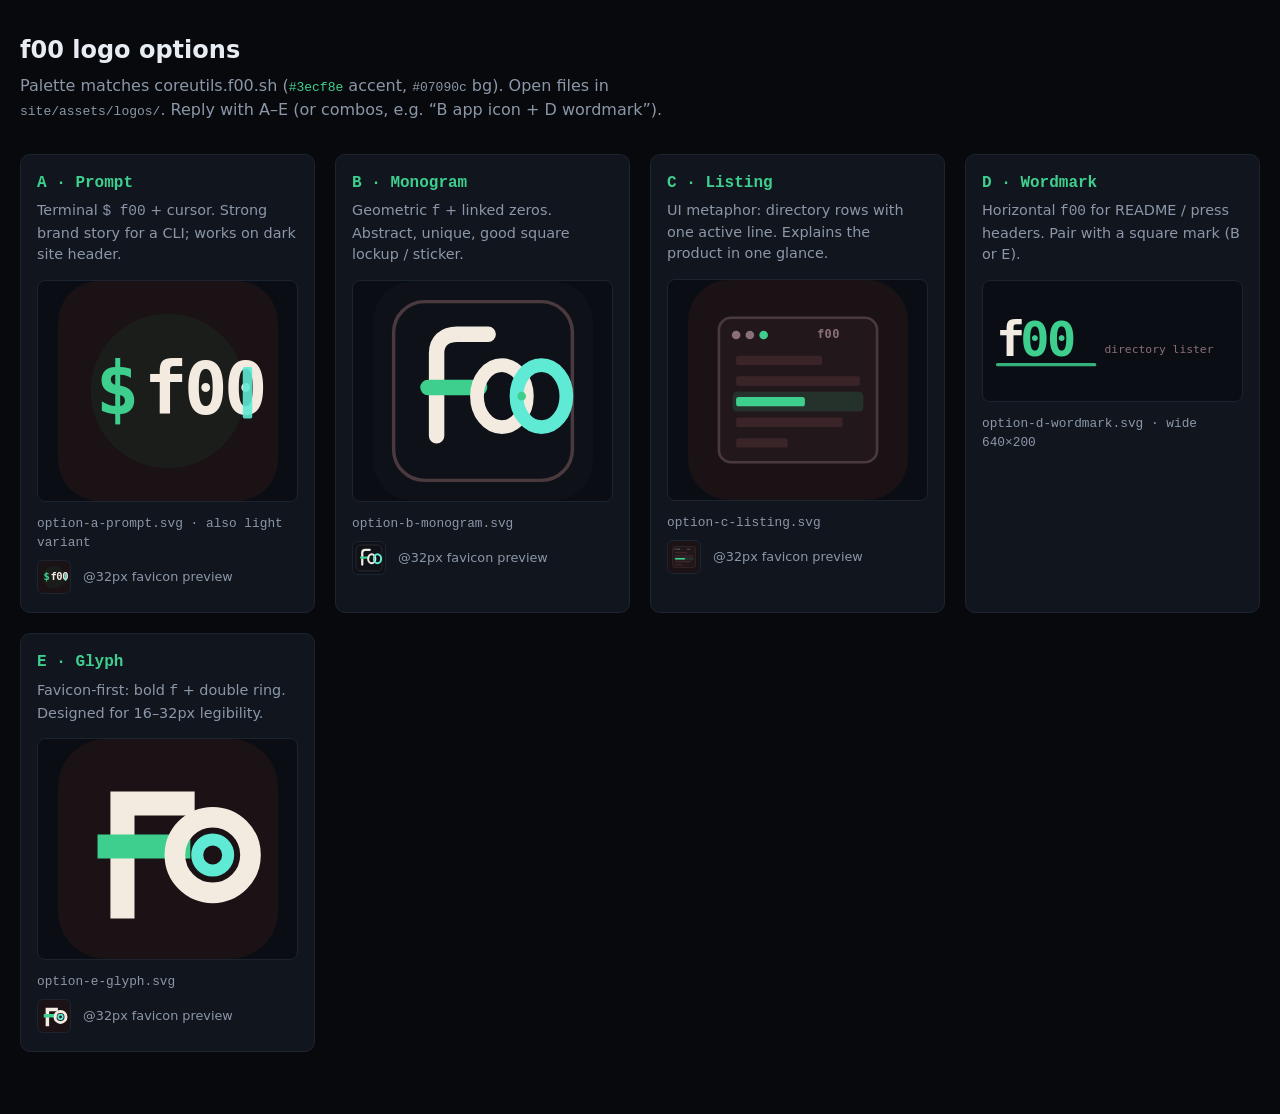
<file: site/assets/logos/preview.html>
<!DOCTYPE html>
<html lang="en">
<head>
  <meta charset="utf-8" />
  <meta name="viewport" content="width=device-width, initial-scale=1" />
  <title>f00 logo options</title>
  <style>
    :root {
      --bg: #07090c;
      --panel: #11161e;
      --border: #1c2430;
      --text: #e8edf4;
      --dim: #8b97a8;
      --accent: #3ecf8e;
    }
    body {
      margin: 0;
      font-family: "IBM Plex Sans", system-ui, sans-serif;
      background: var(--bg);
      color: var(--text);
      line-height: 1.5;
      padding: 2rem 1.25rem 4rem;
    }
    h1 { font-size: 1.5rem; font-weight: 600; margin: 0 0 0.35rem; }
    .sub { color: var(--dim); margin: 0 0 2rem; max-width: 42rem; }
    .grid {
      display: grid;
      grid-template-columns: repeat(auto-fill, minmax(280px, 1fr));
      gap: 1.25rem;
    }
    .card {
      background: var(--panel);
      border: 1px solid var(--border);
      border-radius: 10px;
      padding: 1rem 1rem 1.15rem;
    }
    .card h2 {
      margin: 0 0 0.35rem;
      font-size: 1rem;
      font-family: ui-monospace, monospace;
      color: var(--accent);
    }
    .card p { margin: 0 0 0.85rem; font-size: 0.9rem; color: var(--dim); }
    .art {
      display: flex;
      align-items: center;
      justify-content: center;
      min-height: 200px;
      border-radius: 8px;
      background: #0a0e14;
      border: 1px solid var(--border);
      margin-bottom: 0.75rem;
      overflow: hidden;
    }
    .art.wide { min-height: 120px; }
    .art img { width: 100%; height: auto; max-height: 220px; object-fit: contain; }
    .meta { font-size: 0.8rem; color: var(--dim); font-family: ui-monospace, monospace; }
    .fav {
      display: flex; gap: 0.75rem; align-items: center; margin-top: 0.5rem;
    }
    .fav img { width: 32px; height: 32px; border-radius: 6px; border: 1px solid var(--border); }
    .fav span { font-size: 0.8rem; color: var(--dim); }
  </style>
</head>
<body>
  <h1>f00 logo options</h1>
  <p class="sub">
    Palette matches coreutils.f00.sh (<code style="color:var(--accent)">#3ecf8e</code> accent,
    <code>#07090c</code> bg). Open files in
    <code>site/assets/logos/</code>. Reply with A–E (or combos, e.g. “B app icon + D wordmark”).
  </p>
  <div class="grid">
    <article class="card">
      <h2>A · Prompt</h2>
      <p>Terminal <code>$ f00</code> + cursor. Strong brand story for a CLI; works on dark site header.</p>
      <div class="art"><img src="option-a-prompt.svg" alt="Option A" /></div>
      <div class="meta">option-a-prompt.svg · also light variant</div>
      <div class="fav">
        <img src="option-a-prompt.svg" alt="" />
        <span>@32px favicon preview</span>
      </div>
    </article>
    <article class="card">
      <h2>B · Monogram</h2>
      <p>Geometric <code>f</code> + linked zeros. Abstract, unique, good square lockup / sticker.</p>
      <div class="art"><img src="option-b-monogram.svg" alt="Option B" /></div>
      <div class="meta">option-b-monogram.svg</div>
      <div class="fav">
        <img src="option-b-monogram.svg" alt="" />
        <span>@32px favicon preview</span>
      </div>
    </article>
    <article class="card">
      <h2>C · Listing</h2>
      <p>UI metaphor: directory rows with one active line. Explains the product in one glance.</p>
      <div class="art"><img src="option-c-listing.svg" alt="Option C" /></div>
      <div class="meta">option-c-listing.svg</div>
      <div class="fav">
        <img src="option-c-listing.svg" alt="" />
        <span>@32px favicon preview</span>
      </div>
    </article>
    <article class="card">
      <h2>D · Wordmark</h2>
      <p>Horizontal <code>f00</code> for README / press headers. Pair with a square mark (B or E).</p>
      <div class="art wide"><img src="option-d-wordmark.svg" alt="Option D" /></div>
      <div class="meta">option-d-wordmark.svg · wide 640×200</div>
    </article>
    <article class="card">
      <h2>E · Glyph</h2>
      <p>Favicon-first: bold <code>f</code> + double ring. Designed for 16–32px legibility.</p>
      <div class="art"><img src="option-e-glyph.svg" alt="Option E" /></div>
      <div class="meta">option-e-glyph.svg</div>
      <div class="fav">
        <img src="option-e-glyph.svg" alt="" />
        <span>@32px favicon preview</span>
      </div>
    </article>
  </div>
</body>
</html>
</file>
